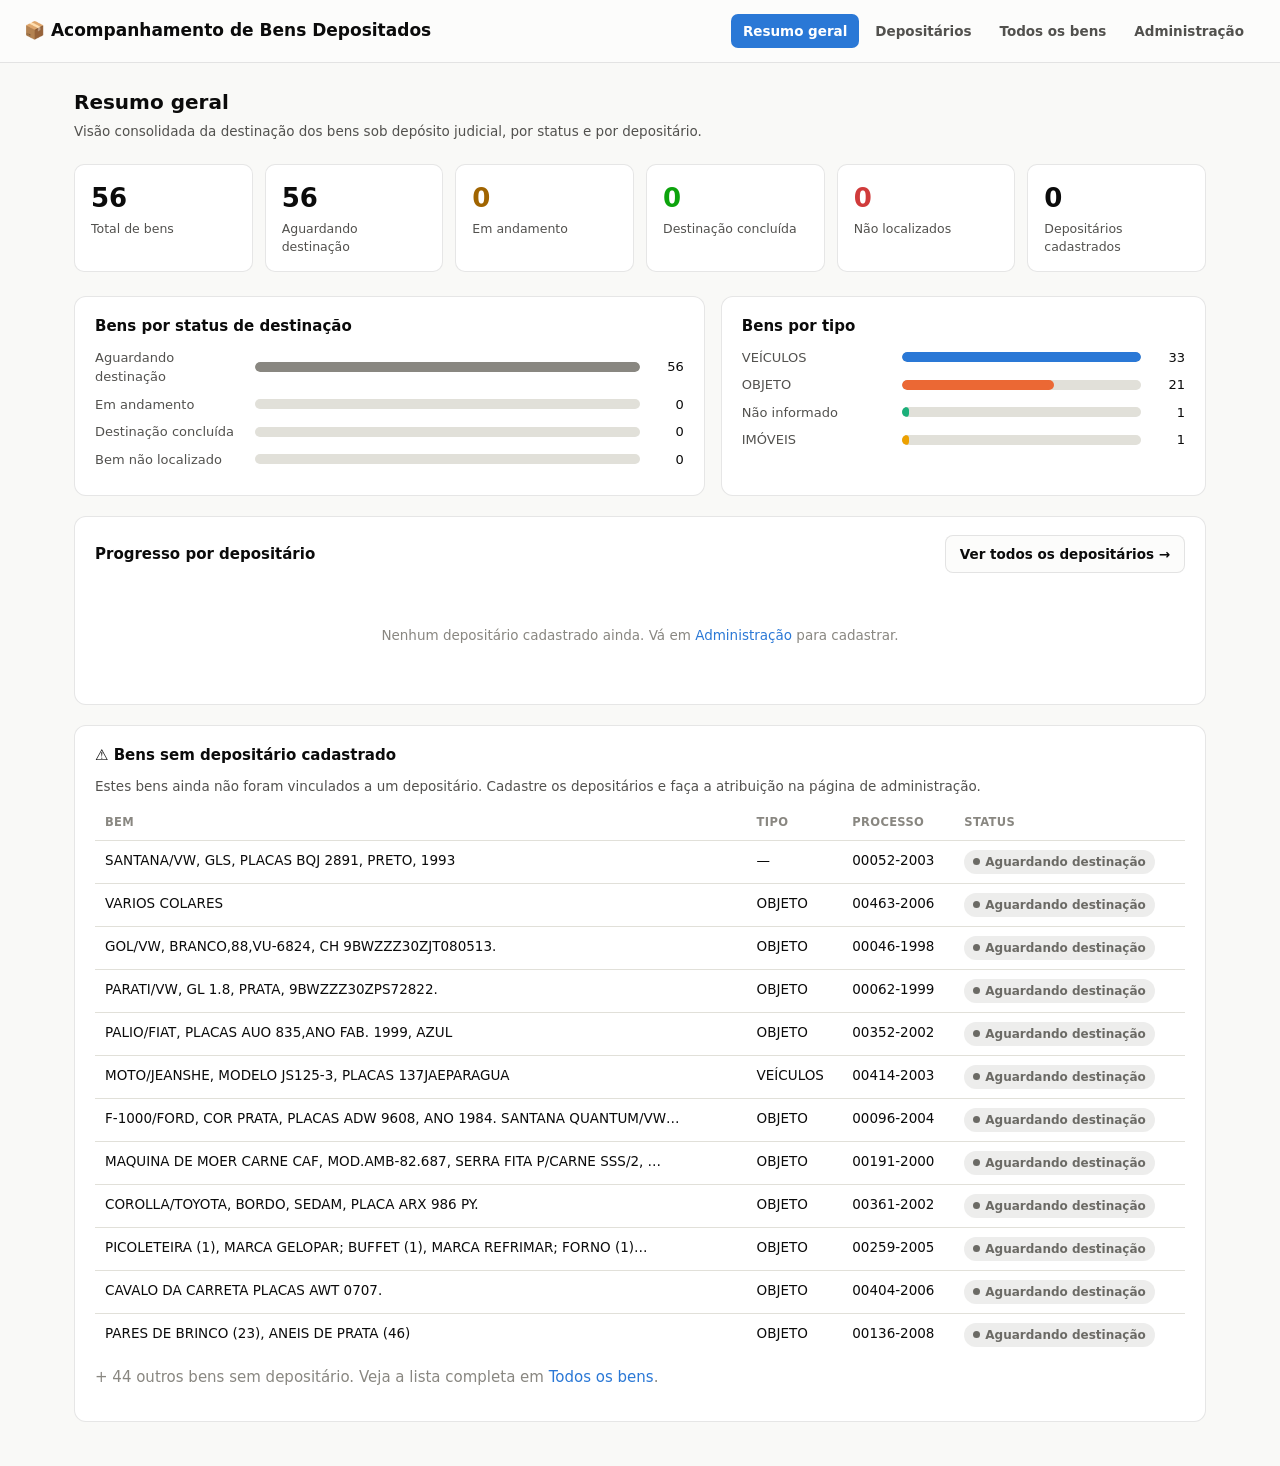
<file: index.html>
<!doctype html>
<html lang="pt-BR">
<head>
<meta charset="utf-8" />
<meta name="viewport" content="width=device-width, initial-scale=1" />
<title>Resumo geral — Bens depositados</title>
<link rel="stylesheet" href="css/style.css" />
</head>
<body>
<div class="topbar">
  <h1>📦 Acompanhamento de Bens Depositados</h1>
  <nav>
    <a href="index.html">Resumo geral</a>
    <a href="depositarios.html">Depositários</a>
    <a href="bens.html">Todos os bens</a>
    <a href="admin.html">Administração</a>
  </nav>
</div>

<main>
  <h2>Resumo geral</h2>
  <p class="subtitle">Visão consolidada da destinação dos bens sob depósito judicial, por status e por depositário.</p>

  <div id="stats" class="stat-row"></div>

  <div class="panel-row">
    <div class="panel">
      <h3>Bens por status de destinação</h3>
      <div id="chartStatus"></div>
    </div>
    <div class="panel">
      <h3>Bens por tipo</h3>
      <div id="chartTipo"></div>
    </div>
  </div>

  <div class="panel">
    <div style="display:flex; align-items:center; justify-content:space-between; gap:10px; flex-wrap:wrap;">
      <h3 style="margin:0;">Progresso por depositário</h3>
      <a class="btn" href="depositarios.html">Ver todos os depositários →</a>
    </div>
    <div id="chartDepositarios" style="margin-top:12px;"></div>
  </div>

  <div class="panel" id="semDepositarioPanel" style="display:none;">
    <h3>⚠️ Bens sem depositário cadastrado</h3>
    <p class="subtitle" style="margin-bottom:10px;">Estes bens ainda não foram vinculados a um depositário. Cadastre os depositários e faça a atribuição na página de administração.</p>
    <div id="semDepositarioList"></div>
  </div>
</main>

<script src="js/data.js"></script>
<script src="js/dashboard.js"></script>
</body>
</html>
</file>
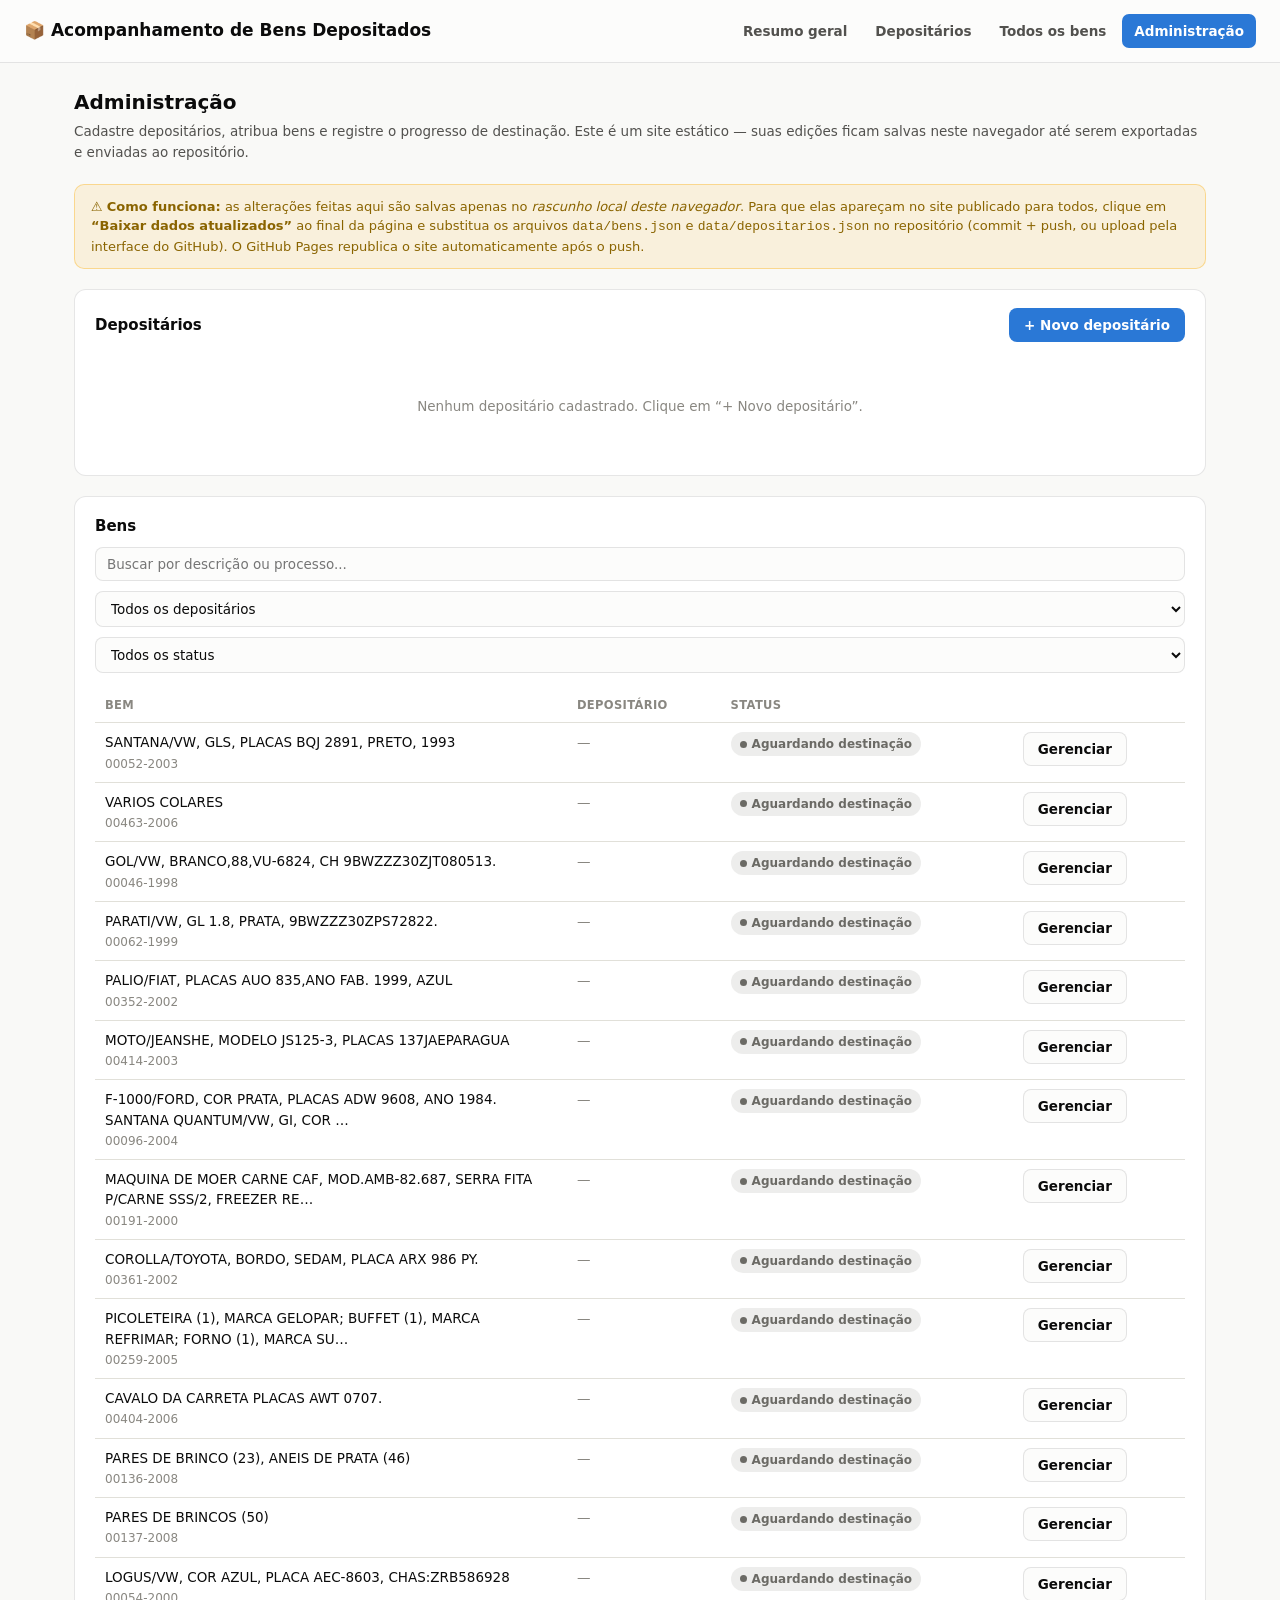
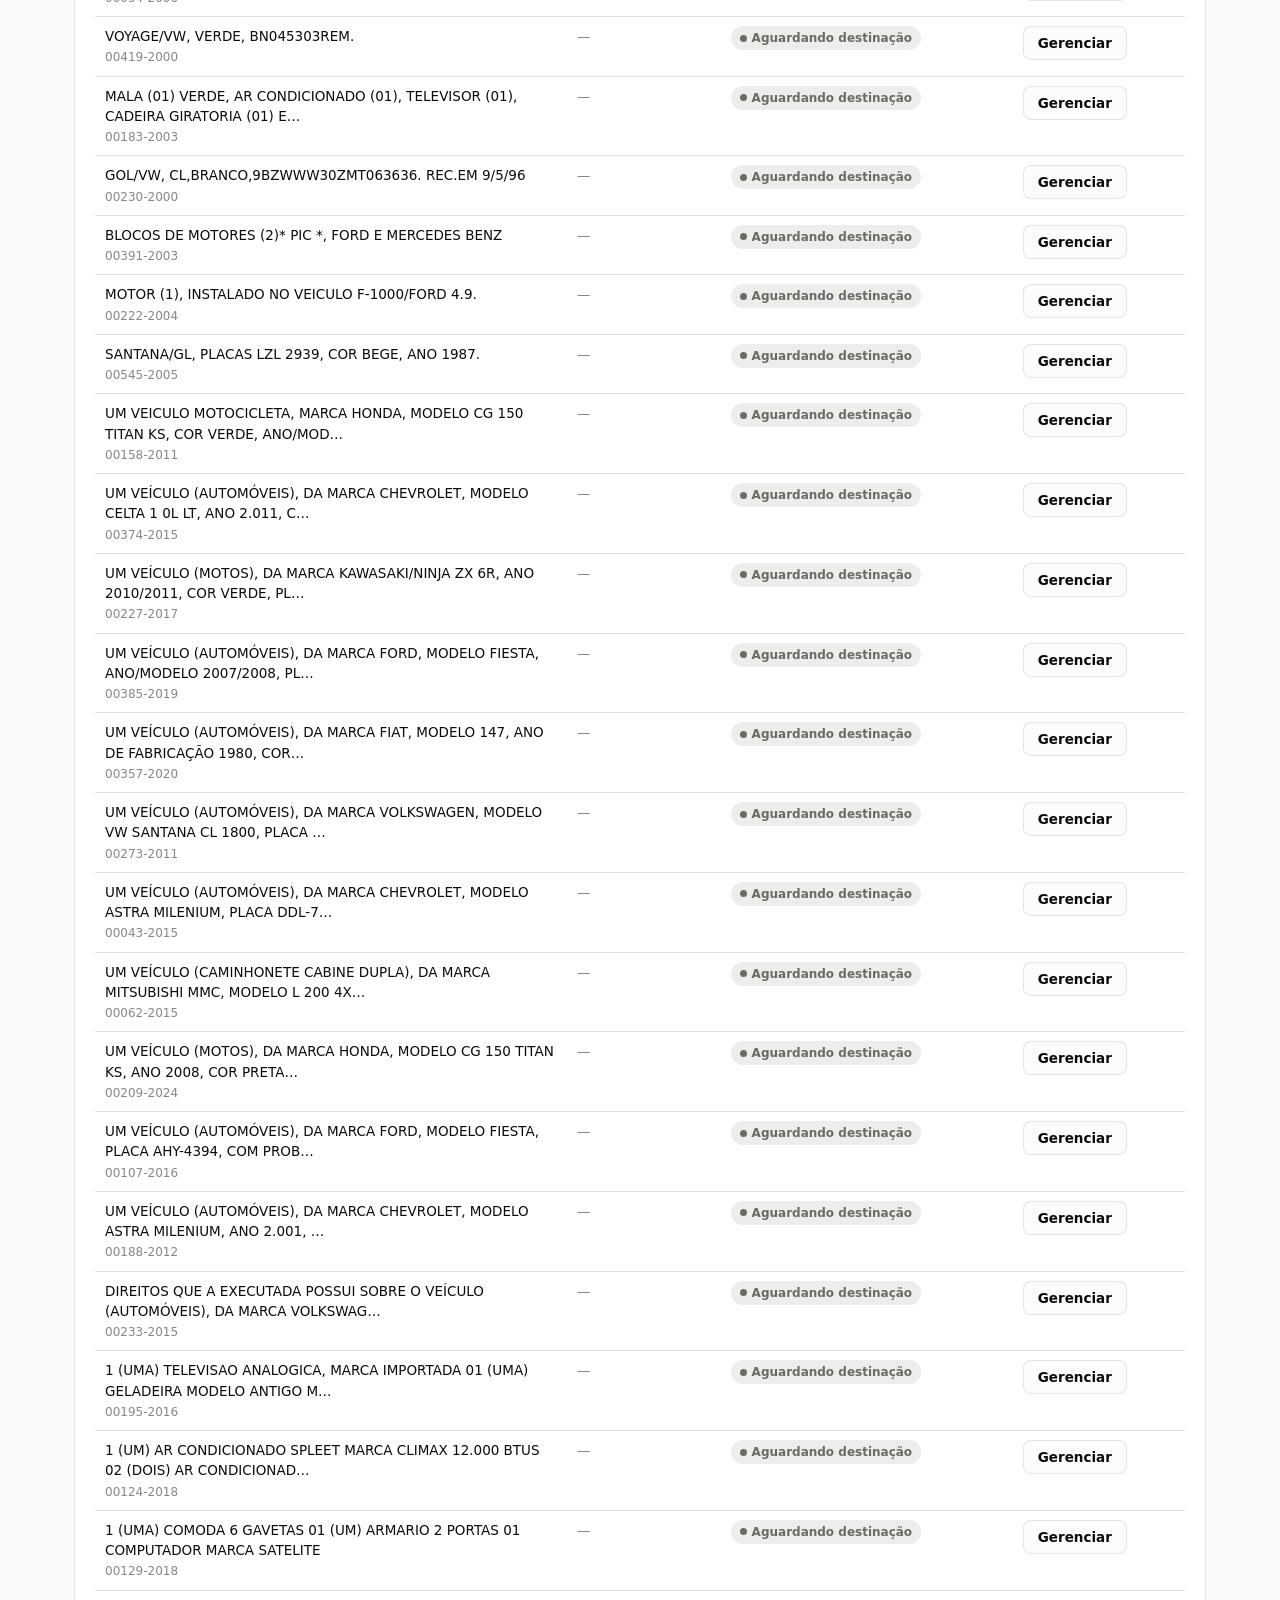
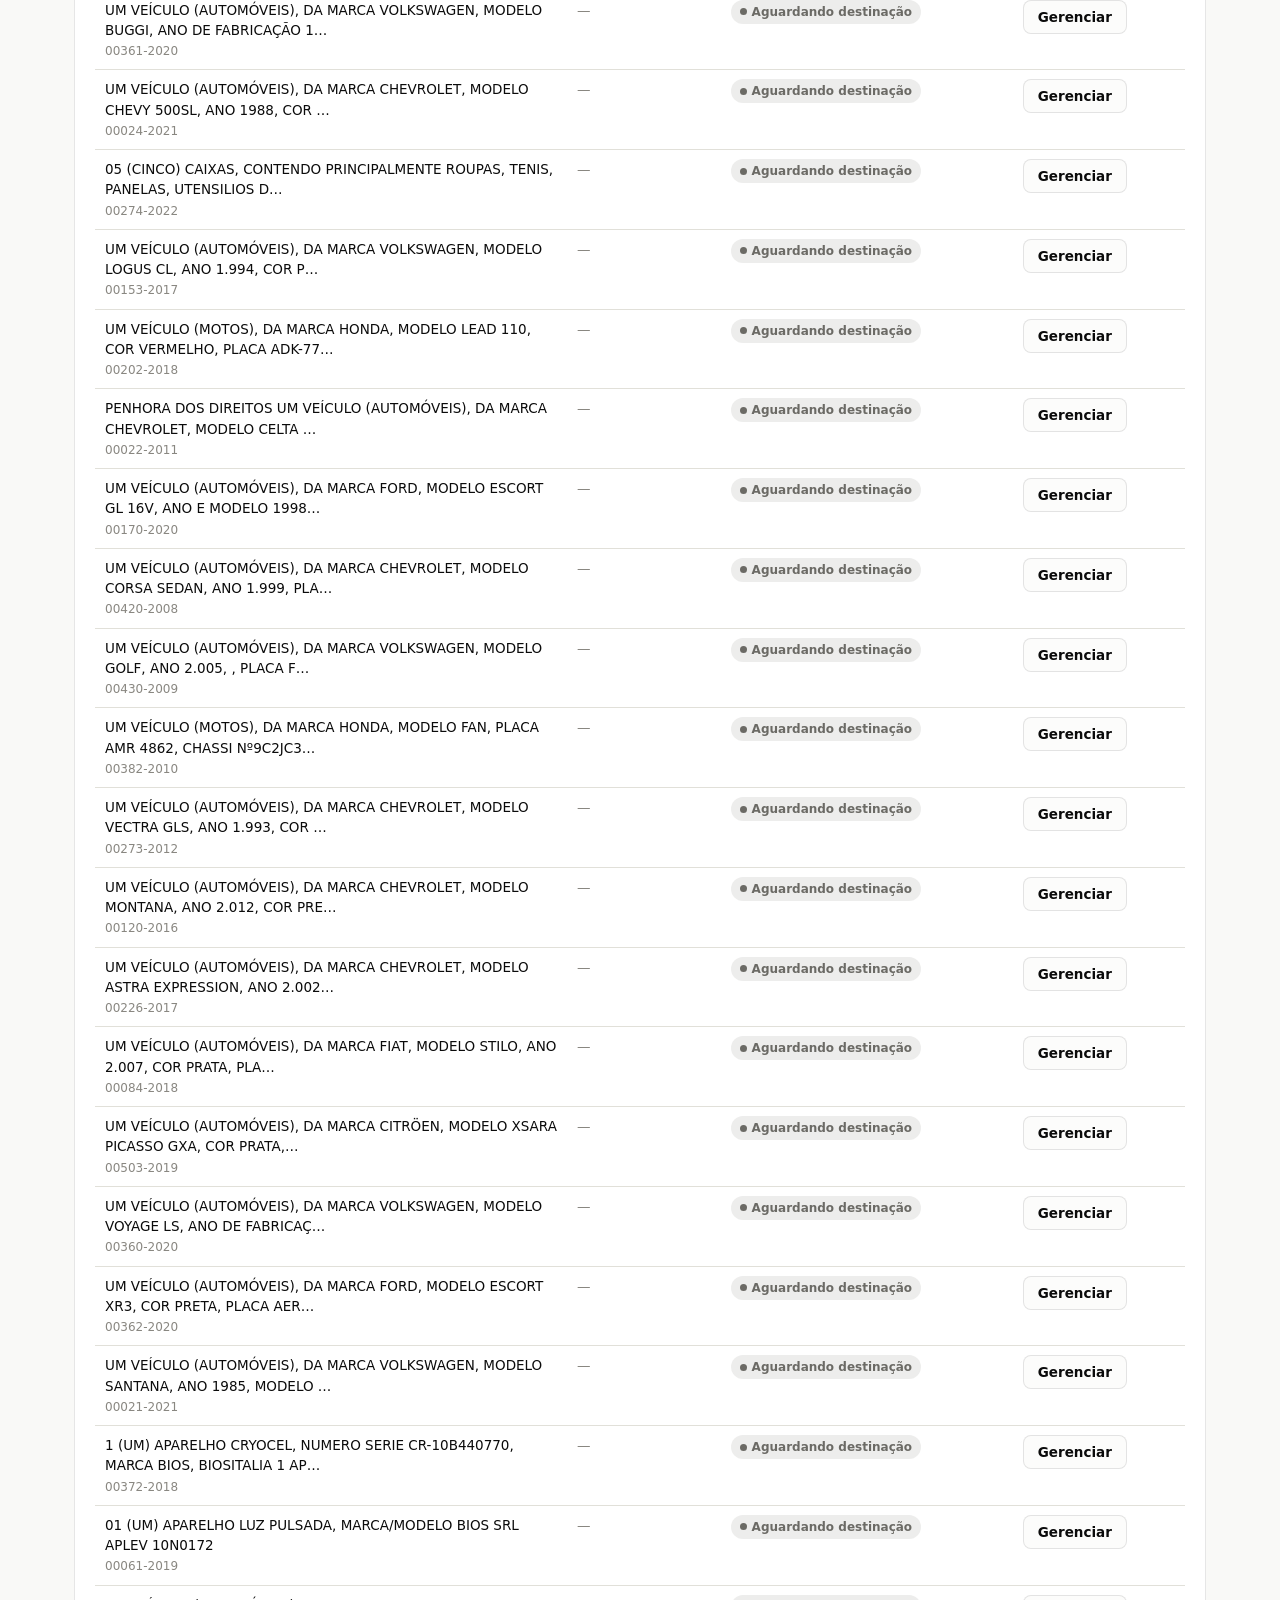
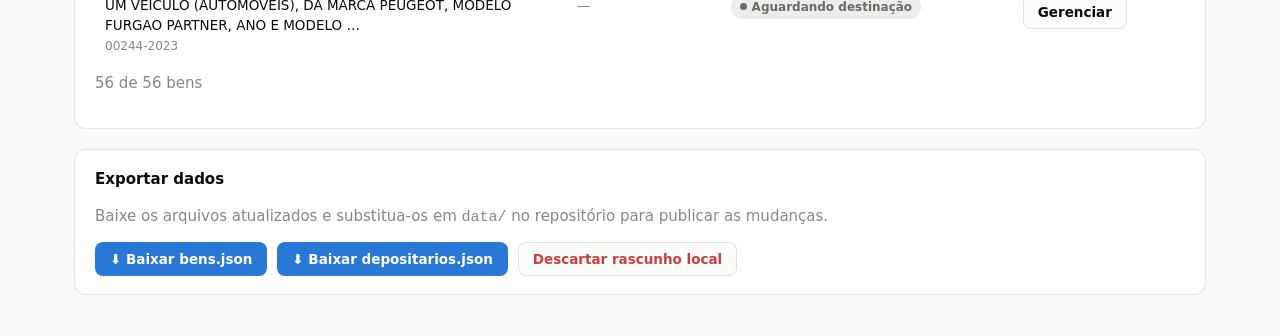
<file: admin.html>
<!doctype html>
<html lang="pt-BR">
<head>
<meta charset="utf-8" />
<meta name="viewport" content="width=device-width, initial-scale=1" />
<title>Administração — Bens depositados</title>
<link rel="stylesheet" href="css/style.css" />
</head>
<body>
<div class="topbar">
  <h1>📦 Acompanhamento de Bens Depositados</h1>
  <nav>
    <a href="index.html">Resumo geral</a>
    <a href="depositarios.html">Depositários</a>
    <a href="bens.html">Todos os bens</a>
    <a href="admin.html">Administração</a>
  </nav>
</div>

<main>
  <h2>Administração</h2>
  <p class="subtitle">Cadastre depositários, atribua bens e registre o progresso de destinação. Este é um site estático — suas edições ficam salvas neste navegador até serem exportadas e enviadas ao repositório.</p>

  <div class="admin-warning">
    ⚠️ <strong>Como funciona:</strong> as alterações feitas aqui são salvas apenas no <em>rascunho local deste navegador</em>.
    Para que elas apareçam no site publicado para todos, clique em <strong>“Baixar dados atualizados”</strong> ao final da página
    e substitua os arquivos <code>data/bens.json</code> e <code>data/depositarios.json</code> no repositório (commit + push, ou upload pela interface do GitHub).
    O GitHub Pages republica o site automaticamente após o push.
  </div>

  <div class="panel">
    <div style="display:flex; justify-content:space-between; align-items:center; flex-wrap:wrap; gap:10px;">
      <h3 style="margin:0;">Depositários</h3>
      <button class="btn btn-primary" id="btnNewDep">+ Novo depositário</button>
    </div>
    <div id="depForm" style="display:none; margin-top:14px; border-top:1px solid var(--gridline); padding-top:14px;"></div>
    <div id="depTableWrap" style="margin-top:14px;"></div>
  </div>

  <div class="panel">
    <h3>Bens</h3>
    <div class="filters">
      <input type="text" id="bensSearch" placeholder="Buscar por descrição ou processo..." />
      <select id="bensDepFilter"><option value="">Todos os depositários</option><option value="__none__">Sem depositário</option></select>
      <select id="bensStatusFilter"><option value="">Todos os status</option></select>
    </div>
    <div id="bensTableWrap"></div>
  </div>

  <div class="panel" id="bemEditPanel" style="display:none;"></div>

  <div class="panel">
    <h3>Exportar dados</h3>
    <p class="cell-muted" style="margin-bottom:12px;">Baixe os arquivos atualizados e substitua-os em <code>data/</code> no repositório para publicar as mudanças.</p>
    <div style="display:flex; gap:10px; flex-wrap:wrap;">
      <button class="btn btn-primary" id="btnExportBens">⬇ Baixar bens.json</button>
      <button class="btn btn-primary" id="btnExportDeps">⬇ Baixar depositarios.json</button>
      <button class="btn btn-danger" id="btnResetDraft">Descartar rascunho local</button>
    </div>
  </div>
</main>

<script src="js/data.js"></script>
<script src="js/admin.js"></script>
</body>
</html>
</file>
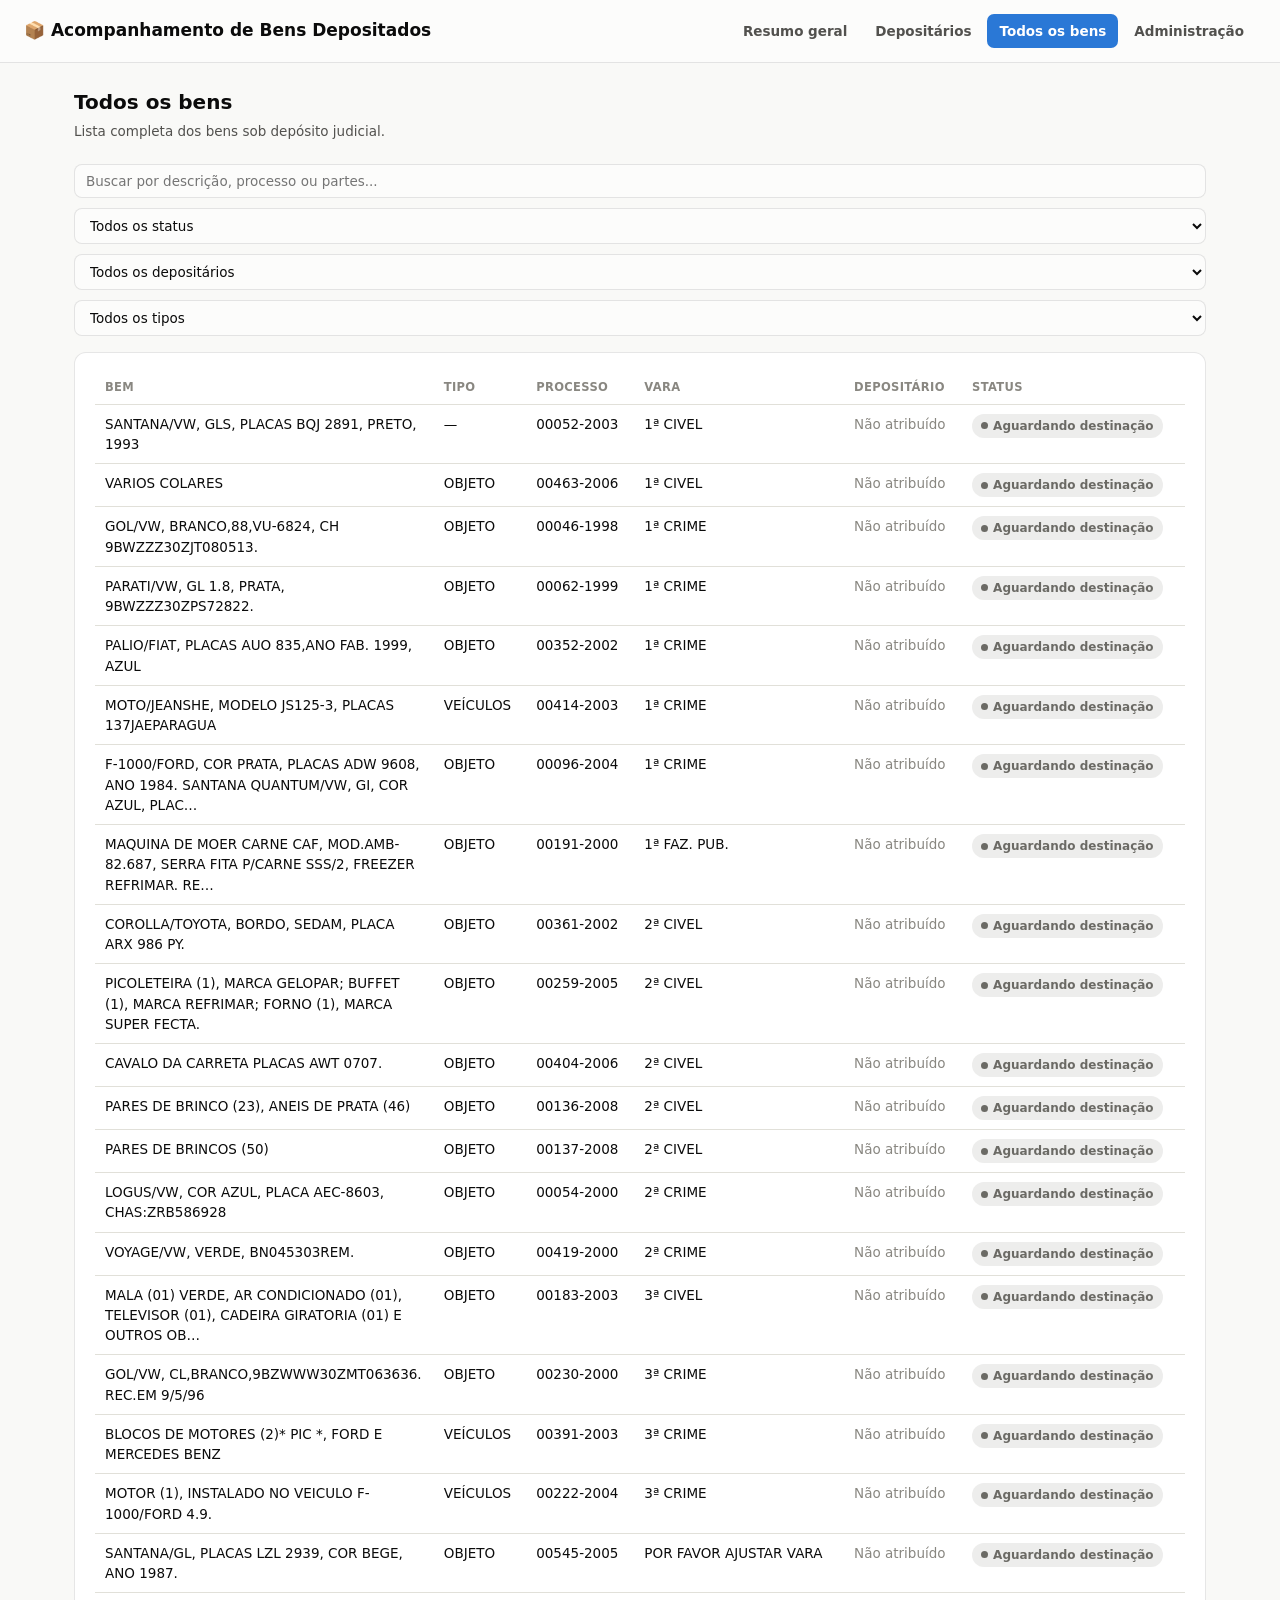
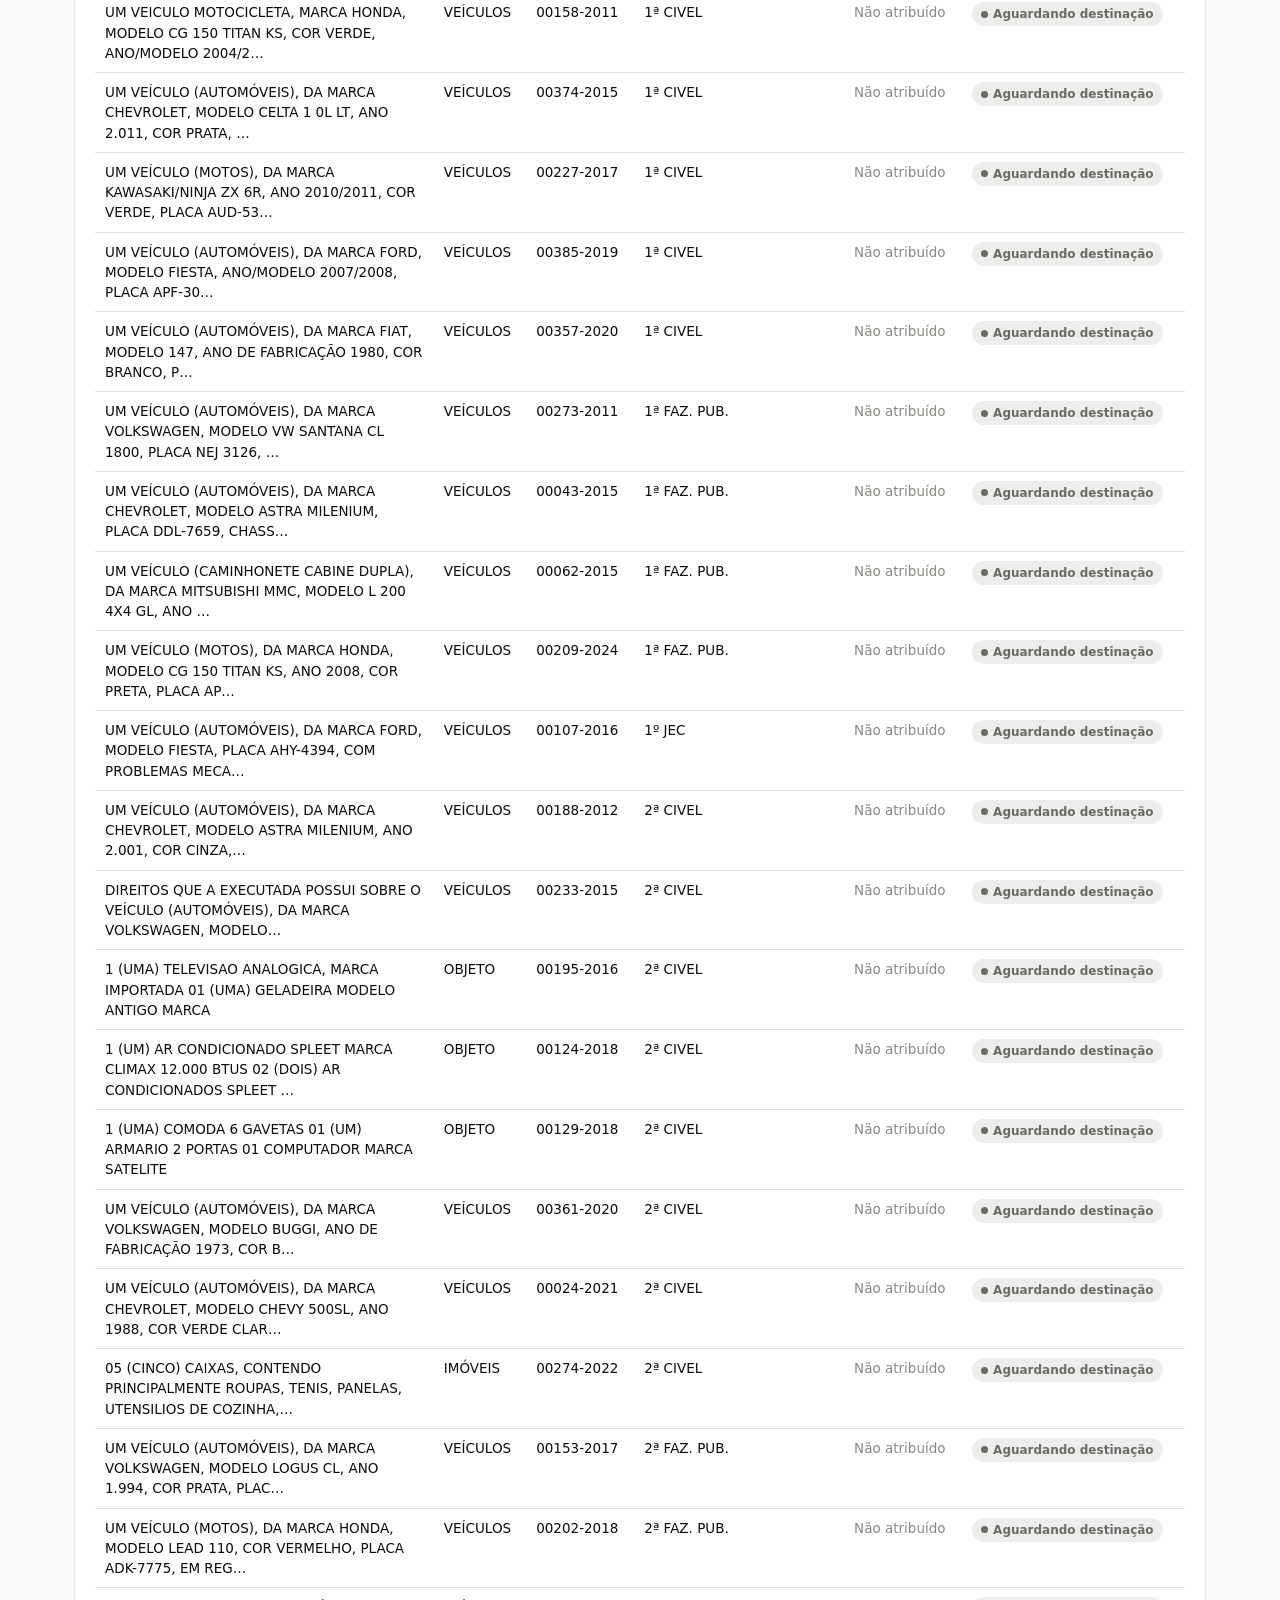
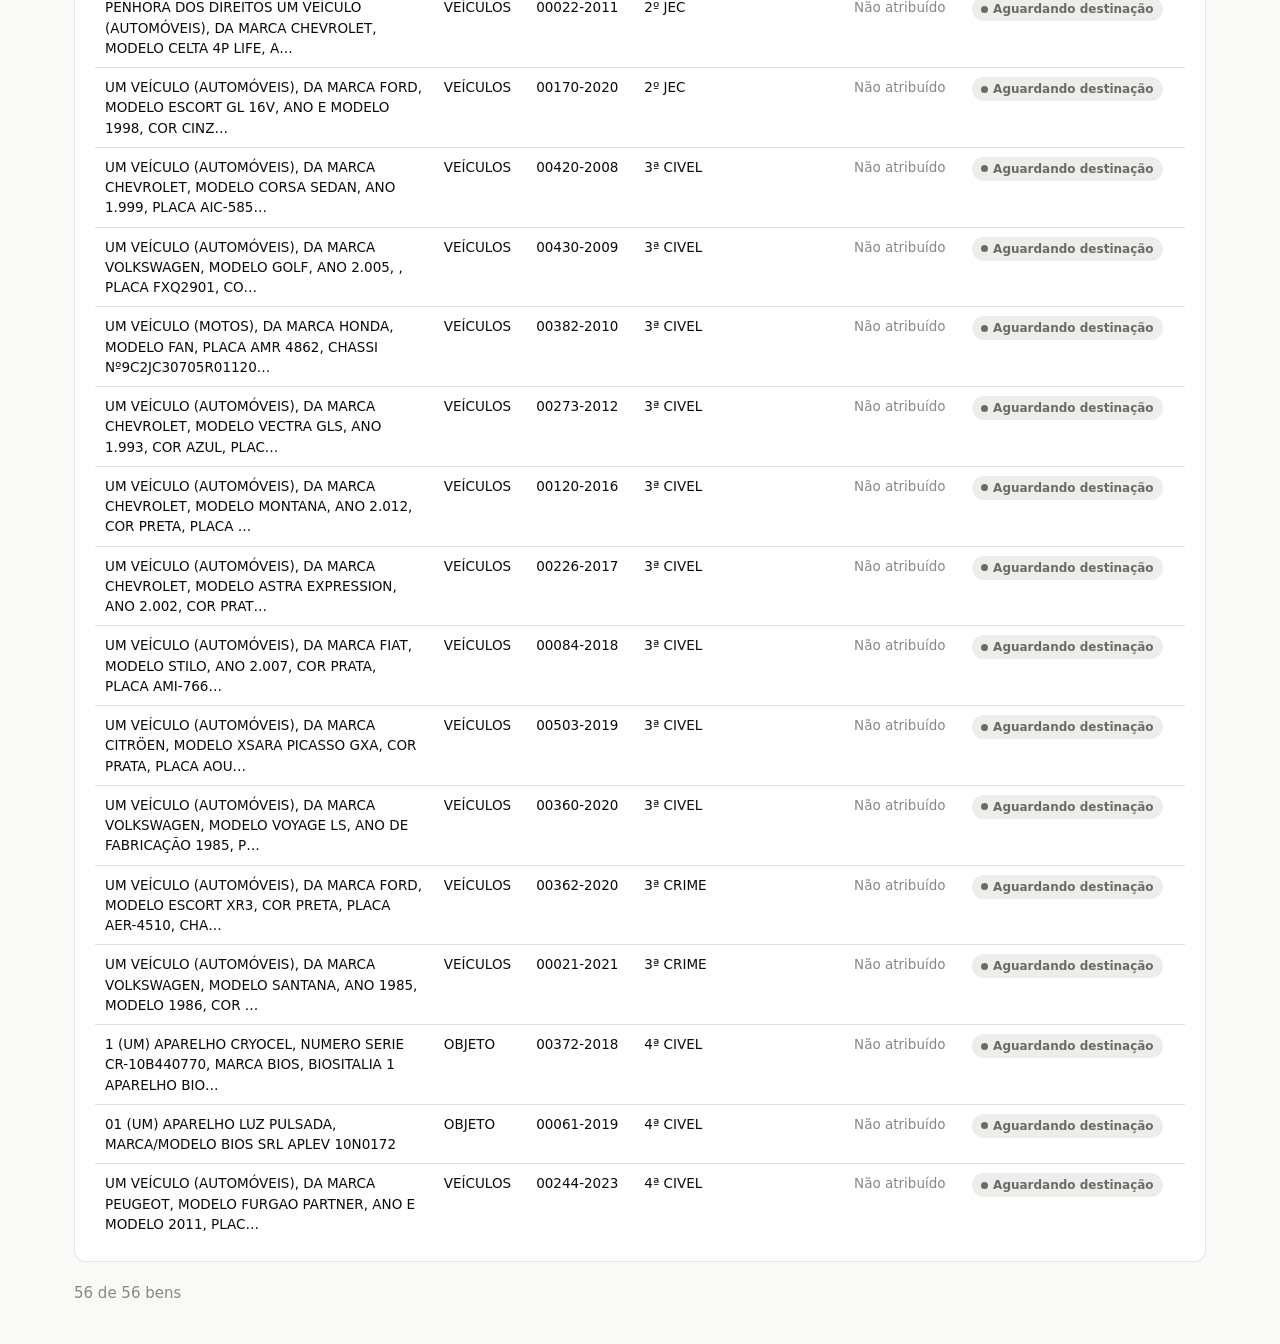
<file: bens.html>
<!doctype html>
<html lang="pt-BR">
<head>
<meta charset="utf-8" />
<meta name="viewport" content="width=device-width, initial-scale=1" />
<title>Todos os bens — Bens depositados</title>
<link rel="stylesheet" href="css/style.css" />
</head>
<body>
<div class="topbar">
  <h1>📦 Acompanhamento de Bens Depositados</h1>
  <nav>
    <a href="index.html">Resumo geral</a>
    <a href="depositarios.html">Depositários</a>
    <a href="bens.html">Todos os bens</a>
    <a href="admin.html">Administração</a>
  </nav>
</div>

<main>
  <h2>Todos os bens</h2>
  <p class="subtitle">Lista completa dos bens sob depósito judicial.</p>

  <div class="filters">
    <input type="text" id="search" placeholder="Buscar por descrição, processo ou partes..." />
    <select id="statusFilter"><option value="">Todos os status</option></select>
    <select id="depFilter"><option value="">Todos os depositários</option></select>
    <select id="tipoFilter"><option value="">Todos os tipos</option></select>
  </div>

  <div class="panel" style="overflow-x:auto;">
    <table>
      <thead>
        <tr>
          <th>Bem</th>
          <th>Tipo</th>
          <th>Processo</th>
          <th>Vara</th>
          <th>Depositário</th>
          <th>Status</th>
        </tr>
      </thead>
      <tbody id="tbody"></tbody>
    </table>
    <div id="emptyState" class="empty-state" style="display:none;">Nenhum bem encontrado.</div>
  </div>
  <p class="cell-muted" id="countLabel"></p>
</main>

<script src="js/data.js"></script>
<script>
(async function () {
  const [bens, depositarios] = await Promise.all([loadBens(), loadDepositarios()]);
  const depById = new Map(depositarios.map((d) => [d.id, d]));

  const search = document.getElementById("search");
  const statusFilter = document.getElementById("statusFilter");
  const depFilter = document.getElementById("depFilter");
  const tipoFilter = document.getElementById("tipoFilter");
  const tbody = document.getElementById("tbody");
  const emptyState = document.getElementById("emptyState");
  const countLabel = document.getElementById("countLabel");

  statusFilter.innerHTML += Object.entries(STATUS_DEF).map(([id, def]) => `<option value="${id}">${def.label}</option>`).join("");
  depFilter.innerHTML += depositarios.map((d) => `<option value="${d.id}">${escapeHtml(d.nome)}</option>`).join("") + `<option value="__none__">Sem depositário</option>`;
  const tipos = [...new Set(bens.map((b) => (b.tipo_bem || "").trim()).filter(Boolean))].sort();
  tipoFilter.innerHTML += tipos.map((t) => `<option value="${escapeHtml(t)}">${escapeHtml(t)}</option>`).join("");

  function render() {
    const q = search.value.toLowerCase().trim();
    const sf = statusFilter.value;
    const df = depFilter.value;
    const tf = tipoFilter.value;
    const filtered = bens.filter((b) => {
      if (sf && currentStatus(b) !== sf) return false;
      if (df === "__none__" && b.depositario_id) return false;
      if (df && df !== "__none__" && b.depositario_id !== df) return false;
      if (tf && (b.tipo_bem || "").trim() !== tf) return false;
      if (!q) return true;
      const hay = [b.descricao, b.numero_registro, b.numero_autos, b.partes].join(" ").toLowerCase();
      return hay.includes(q);
    });

    countLabel.textContent = `${filtered.length} de ${bens.length} bens`;
    if (!filtered.length) {
      tbody.innerHTML = "";
      emptyState.style.display = "";
      return;
    }
    emptyState.style.display = "none";
    tbody.innerHTML = filtered
      .map((b) => {
        const st = statusInfo(currentStatus(b));
        const dep = depById.get(b.depositario_id);
        return `<tr>
          <td style="max-width:320px;">${escapeHtml(truncate(b.descricao, 90))}</td>
          <td>${escapeHtml(b.tipo_bem || "—")}</td>
          <td class="mono">${escapeHtml(b.numero_registro || b.numero_autos || "—")}</td>
          <td>${escapeHtml(b.vara || "—")}</td>
          <td>${dep ? `<a href="depositario.html?id=${encodeURIComponent(dep.id)}">${escapeHtml(dep.nome)}</a>` : '<span class="cell-muted">Não atribuído</span>'}</td>
          <td><span class="badge ${st.cls}">${st.label}</span></td>
        </tr>`;
      })
      .join("");
  }

  function truncate(s, n) { if (!s) return ""; return s.length > n ? s.slice(0, n - 1) + "…" : s; }

  [search, statusFilter, depFilter, tipoFilter].forEach((el) => el.addEventListener("input", render));
  render();
})();
</script>
</body>
</html>
</file>
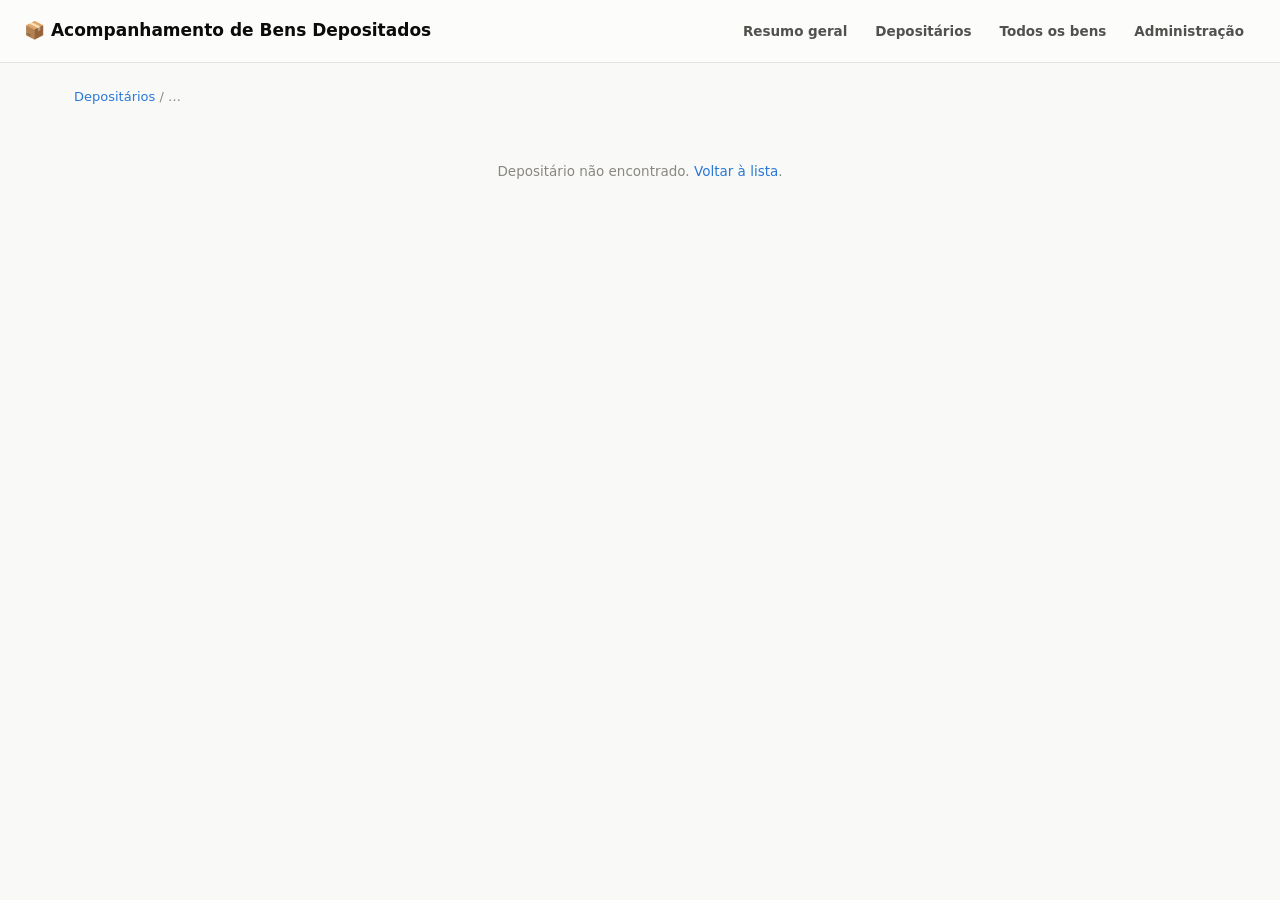
<file: depositario.html>
<!doctype html>
<html lang="pt-BR">
<head>
<meta charset="utf-8" />
<meta name="viewport" content="width=device-width, initial-scale=1" />
<title>Depositário — Bens depositados</title>
<link rel="stylesheet" href="css/style.css" />
</head>
<body>
<div class="topbar">
  <h1>📦 Acompanhamento de Bens Depositados</h1>
  <nav>
    <a href="index.html">Resumo geral</a>
    <a href="depositarios.html">Depositários</a>
    <a href="bens.html">Todos os bens</a>
    <a href="admin.html">Administração</a>
  </nav>
</div>

<main>
  <div class="breadcrumb"><a href="depositarios.html">Depositários</a> / <span id="bcName">…</span></div>
  <div id="content"></div>
</main>

<script src="js/data.js"></script>
<script>
(async function () {
  const params = new URLSearchParams(location.search);
  const id = params.get("id");
  const content = document.getElementById("content");
  const [bens, depositarios] = await Promise.all([loadBens(), loadDepositarios()]);
  const dep = depositarios.find((d) => d.id === id);

  if (!dep) {
    content.innerHTML = `<div class="empty-state">Depositário não encontrado. <a href="depositarios.html">Voltar à lista</a>.</div>`;
    return;
  }
  document.getElementById("bcName").textContent = dep.nome;
  document.title = dep.nome + " — Bens depositados";

  const bensDoDep = bens.filter((b) => b.depositario_id === dep.id);
  const c = { aguardando: 0, andamento: 0, concluido: 0, nao_localizado: 0 };
  for (const b of bensDoDep) c[currentStatus(b)]++;
  const t = bensDoDep.length;

  const infoRows = [
    ["Contato", dep.contato_nome],
    ["Telefone", dep.contato_telefone],
    ["E-mail", dep.contato_email],
    ["CPF/CNPJ", dep.cpf_cnpj],
    ["Endereço", dep.endereco],
  ].filter(([, v]) => v);

  content.innerHTML = `
    <h2>${escapeHtml(dep.nome)}</h2>
    <p class="subtitle">${dep.observacoes ? escapeHtml(dep.observacoes) : "Progresso de destinação dos bens sob responsabilidade deste depositário."}</p>

    ${infoRows.length ? `<div class="panel"><h3>Dados de contato</h3>
      <div class="form-grid">
        ${infoRows.map(([k, v]) => `<div><label>${k}</label><div>${escapeHtml(v)}</div></div>`).join("")}
      </div>
    </div>` : ""}

    <div class="stat-row">
      <div class="stat-tile"><div class="value">${t}</div><div class="label">Total de bens</div></div>
      <div class="stat-tile"><div class="value">${c.aguardando}</div><div class="label">Aguardando destinação</div></div>
      <div class="stat-tile accent-warning"><div class="value">${c.andamento}</div><div class="label">Em andamento</div></div>
      <div class="stat-tile accent-good"><div class="value">${c.concluido}</div><div class="label">Concluídos</div></div>
      <div class="stat-tile accent-critical"><div class="value">${c.nao_localizado}</div><div class="label">Não localizados</div></div>
    </div>

    <div class="panel">
      <h3>Bens sob responsabilidade</h3>
      <div class="filters">
        <input type="text" id="search" placeholder="Buscar por descrição ou processo..." />
        <select id="statusFilter">
          <option value="">Todos os status</option>
          ${Object.entries(STATUS_DEF).map(([id, def]) => `<option value="${id}">${def.label}</option>`).join("")}
        </select>
      </div>
      <div id="bensList"></div>
    </div>
  `;

  const search = document.getElementById("search");
  const statusFilter = document.getElementById("statusFilter");
  const bensList = document.getElementById("bensList");

  function renderList() {
    const q = search.value.toLowerCase().trim();
    const sf = statusFilter.value;
    const filtered = bensDoDep.filter((b) => {
      const st = currentStatus(b);
      if (sf && st !== sf) return false;
      if (!q) return true;
      return (b.descricao || "").toLowerCase().includes(q) || (b.numero_registro || "").toLowerCase().includes(q) || (b.numero_autos || "").toLowerCase().includes(q);
    });
    if (!filtered.length) {
      bensList.innerHTML = `<div class="empty-state">Nenhum bem encontrado.</div>`;
      return;
    }
    bensList.innerHTML = filtered
      .map((b) => {
        const st = statusInfo(currentStatus(b));
        const hist = (b.historico || []).slice().reverse();
        return `
        <details style="border-bottom:1px solid var(--gridline); padding:10px 0;">
          <summary style="cursor:pointer; display:flex; justify-content:space-between; gap:10px; align-items:center; list-style:none;">
            <span style="flex:1;">
              <strong>${escapeHtml(truncate(b.descricao, 90))}</strong><br/>
              <span class="cell-muted" style="font-size:12.5px;">${[b.tipo_bem, "Processo " + (b.numero_registro || b.numero_autos || "—"), "Recebido em " + fmtDate(b.data_recebimento)].filter(Boolean).map(escapeHtml).join(" · ")}</span>
            </span>
            <span class="badge ${st.cls}">${st.label}</span>
          </summary>
          <div style="margin-top:10px; padding-left:4px;">
            ${b.local_atual ? `<p style="margin:4px 0;"><strong>Local atual:</strong> ${escapeHtml(b.local_atual)}</p>` : ""}
            ${b.estado_conservacao ? `<p style="margin:4px 0;"><strong>Estado de conservação:</strong> ${escapeHtml(b.estado_conservacao)}</p>` : ""}
            ${b.vara ? `<p style="margin:4px 0;"><strong>Vara:</strong> ${escapeHtml(b.vara)}</p>` : ""}
            ${b.obs ? `<p style="margin:4px 0;"><strong>Observações:</strong> ${escapeHtml(b.obs)}</p>` : ""}
            <h4 style="margin:14px 0 6px; font-size:13px;">Histórico de acompanhamento</h4>
            ${hist.length ? `<ul class="hist-list">${hist.map((h) => `<li class="hist-item"><div class="hist-date">${fmtDate(h.data)} — ${statusInfo(h.status).label}${h.tipo_destinacao ? " · " + escapeHtml(h.tipo_destinacao) : ""}</div>${h.observacao ? `<div class="hist-obs">${escapeHtml(h.observacao)}</div>` : ""}</li>`).join("")}</ul>` : `<p class="cell-muted">Sem registros de acompanhamento ainda.</p>`}
          </div>
        </details>`;
      })
      .join("");
  }

  function truncate(s, n) { if (!s) return ""; return s.length > n ? s.slice(0, n - 1) + "…" : s; }

  search.addEventListener("input", renderList);
  statusFilter.addEventListener("change", renderList);
  renderList();
})();
</script>
</body>
</html>
</file>
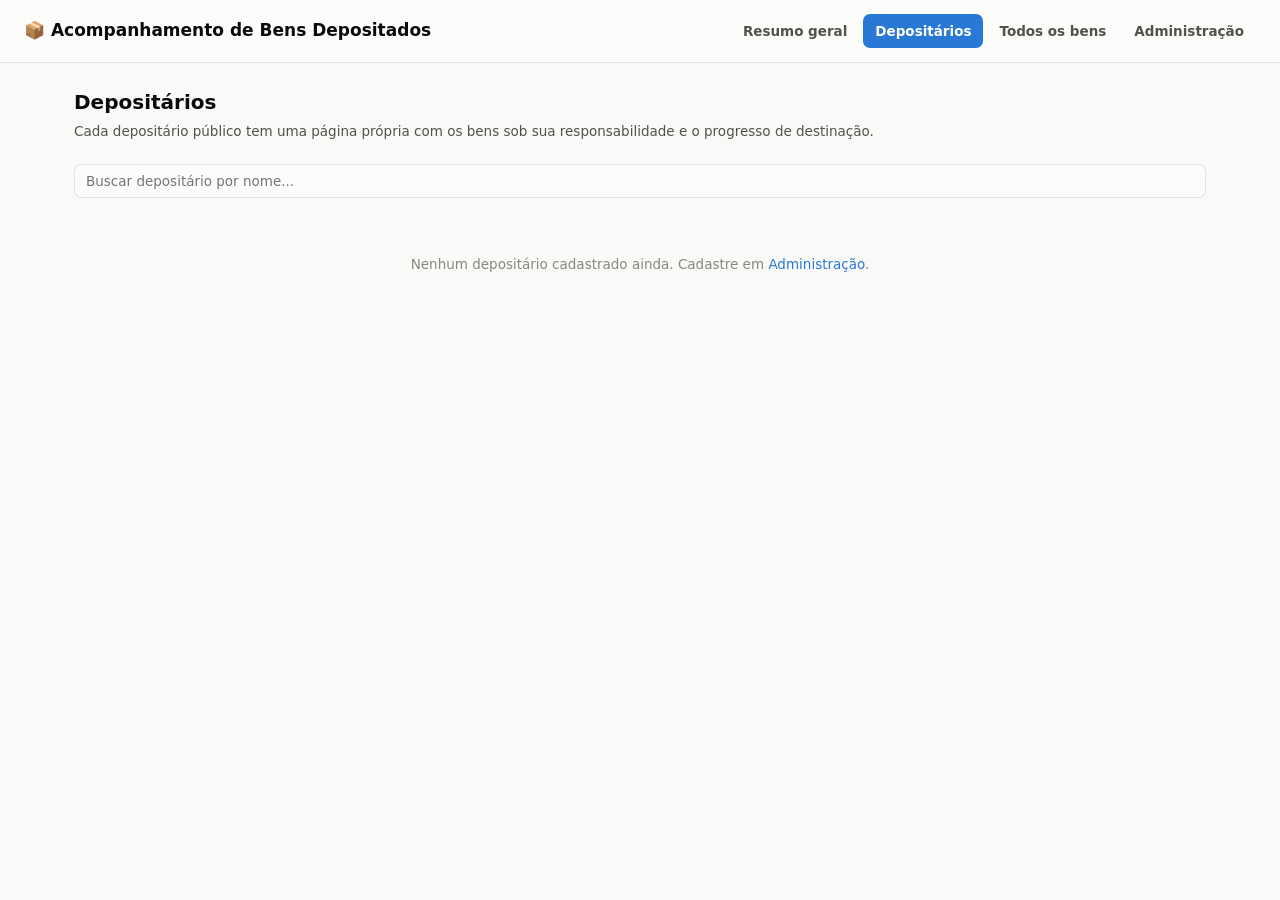
<file: depositarios.html>
<!doctype html>
<html lang="pt-BR">
<head>
<meta charset="utf-8" />
<meta name="viewport" content="width=device-width, initial-scale=1" />
<title>Depositários — Bens depositados</title>
<link rel="stylesheet" href="css/style.css" />
</head>
<body>
<div class="topbar">
  <h1>📦 Acompanhamento de Bens Depositados</h1>
  <nav>
    <a href="index.html">Resumo geral</a>
    <a href="depositarios.html">Depositários</a>
    <a href="bens.html">Todos os bens</a>
    <a href="admin.html">Administração</a>
  </nav>
</div>

<main>
  <h2>Depositários</h2>
  <p class="subtitle">Cada depositário público tem uma página própria com os bens sob sua responsabilidade e o progresso de destinação.</p>

  <div class="filters">
    <input type="text" id="search" placeholder="Buscar depositário por nome..." />
  </div>

  <div id="grid" class="dep-grid"></div>
</main>

<script src="js/data.js"></script>
<script>
(async function () {
  const [bens, depositarios] = await Promise.all([loadBens(), loadDepositarios()]);
  const grid = document.getElementById("grid");
  const search = document.getElementById("search");

  function render(filter) {
    const f = (filter || "").toLowerCase().trim();
    const list = depositarios.filter((d) => !f || d.nome.toLowerCase().includes(f));
    if (!list.length) {
      grid.innerHTML = `<div class="empty-state" style="grid-column:1/-1;">
        ${depositarios.length ? "Nenhum depositário encontrado." : 'Nenhum depositário cadastrado ainda. Cadastre em <a href="admin.html">Administração</a>.'}
      </div>`;
      return;
    }
    grid.innerHTML = list
      .map((d) => {
        const bensDoDep = bens.filter((b) => b.depositario_id === d.id);
        const c = { aguardando: 0, andamento: 0, concluido: 0, nao_localizado: 0 };
        for (const b of bensDoDep) c[currentStatus(b)]++;
        const t = bensDoDep.length;
        const segs = Object.entries(STATUS_DEF)
          .map(([id, def]) => {
            const v = c[id];
            if (!v) return "";
            const pct = t ? (v / t) * 100 : 0;
            return `<span title="${def.label}: ${v}" style="width:${pct}%; background:${def.color}"></span>`;
          })
          .join("");
        const pctConcluido = t ? Math.round((c.concluido / t) * 100) : 0;
        return `
        <a class="dep-card" href="depositario.html?id=${encodeURIComponent(d.id)}" style="text-decoration:none; color:inherit;">
          <div class="name">${escapeHtml(d.nome)}</div>
          <div class="meta">${escapeHtml(d.contato_nome || "Sem contato cadastrado")}</div>
          <div class="dep-progress-track">${segs || '<span style="width:100%; background:var(--gridline)"></span>'}</div>
          <div class="meta">${t} ${t === 1 ? "bem" : "bens"} · ${pctConcluido}% concluído</div>
        </a>`;
      })
      .join("");
  }

  render("");
  search.addEventListener("input", () => render(search.value));
})();
</script>
</body>
</html>
</file>
<file: css/style.css>
/* ===== Painel de Acompanhamento de Bens Depositados ===== */

:root {
  color-scheme: light;
  --surface-1:      #fcfcfb;
  --page-plane:     #f9f9f7;
  --surface-card:   #ffffff;
  --text-primary:   #0b0b0b;
  --text-secondary: #52514e;
  --text-muted:     #898781;
  --gridline:       #e1e0d9;
  --baseline:       #c3c2b7;
  --border:         rgba(11,11,11,0.10);

  --series-1: #2a78d6; /* blue */
  --series-2: #eb6834; /* orange */
  --series-3: #1baf7a; /* aqua */
  --series-4: #eda100; /* yellow */
  --series-5: #e87ba4; /* magenta */
  --series-6: #008300; /* green */
  --series-7: #4a3aa7; /* violet */
  --series-8: #e34948; /* red */

  --status-good:     #0ca30c;
  --status-warning:  #fab219;
  --status-serious:  #ec835a;
  --status-critical: #d03b3b;
  --status-neutral:  #898781;
}

@media (prefers-color-scheme: dark) {
  :root:where(:not([data-theme="light"])) {
    color-scheme: dark;
    --surface-1:      #1a1a19;
    --page-plane:     #0d0d0d;
    --surface-card:   #232322;
    --text-primary:   #ffffff;
    --text-secondary: #c3c2b7;
    --text-muted:     #898781;
    --gridline:       #2c2c2a;
    --baseline:       #383835;
    --border:         rgba(255,255,255,0.10);

    --series-1: #3987e5;
    --series-2: #d95926;
    --series-3: #199e70;
    --series-4: #c98500;
    --series-5: #d55181;
    --series-6: #008300;
    --series-7: #9085e9;
    --series-8: #e66767;
  }
}
:root[data-theme="dark"] {
  color-scheme: dark;
  --surface-1:      #1a1a19;
  --page-plane:     #0d0d0d;
  --surface-card:   #232322;
  --text-primary:   #ffffff;
  --text-secondary: #c3c2b7;
  --text-muted:     #898781;
  --gridline:       #2c2c2a;
  --baseline:       #383835;
  --border:         rgba(255,255,255,0.10);

  --series-1: #3987e5;
  --series-2: #d95926;
  --series-3: #199e70;
  --series-4: #c98500;
  --series-5: #d55181;
  --series-6: #008300;
  --series-7: #9085e9;
  --series-8: #e66767;
}

* { box-sizing: border-box; }

html, body {
  margin: 0;
  padding: 0;
  background: var(--page-plane);
  color: var(--text-primary);
  font-family: system-ui, -apple-system, "Segoe UI", sans-serif;
  font-size: 15px;
  line-height: 1.5;
}

a { color: var(--series-1); text-decoration: none; }
a:hover { text-decoration: underline; }

.topbar {
  display: flex;
  align-items: center;
  justify-content: space-between;
  gap: 12px;
  padding: 14px 24px;
  background: var(--surface-1);
  border-bottom: 1px solid var(--border);
  position: sticky;
  top: 0;
  z-index: 10;
  flex-wrap: wrap;
}

.topbar h1 {
  font-size: 17px;
  margin: 0;
  font-weight: 700;
}

.topbar nav {
  display: flex;
  gap: 4px;
  flex-wrap: wrap;
}

.topbar nav a, .topbar nav .navlabel {
  padding: 7px 12px;
  border-radius: 7px;
  font-size: 13.5px;
  font-weight: 600;
  color: var(--text-secondary);
}
.topbar nav a:hover { background: var(--gridline); text-decoration: none; }
.topbar nav a.active { background: var(--series-1); color: #fff; }

main {
  max-width: 1180px;
  margin: 0 auto;
  padding: 24px;
}

.breadcrumb {
  font-size: 13px;
  color: var(--text-muted);
  margin-bottom: 14px;
}

h2 { font-size: 20px; margin: 0 0 4px; }
h3 { font-size: 15px; margin: 0 0 10px; }
.subtitle { color: var(--text-secondary); font-size: 13.5px; margin: 0 0 22px; }

/* stat tiles */
.stat-row {
  display: grid;
  grid-template-columns: repeat(auto-fit, minmax(150px, 1fr));
  gap: 12px;
  margin-bottom: 24px;
}
.stat-tile {
  background: var(--surface-card);
  border: 1px solid var(--border);
  border-radius: 10px;
  padding: 14px 16px;
}
.stat-tile .value {
  font-size: 26px;
  font-weight: 700;
  font-variant-numeric: proportional-nums;
}
.stat-tile .label {
  font-size: 12.5px;
  color: var(--text-secondary);
  margin-top: 2px;
}
.stat-tile.accent-good .value { color: var(--status-good); }
.stat-tile.accent-warning .value { color: #a06400; }
.stat-tile.accent-critical .value { color: var(--status-critical); }

/* cards / panels */
.panel {
  background: var(--surface-card);
  border: 1px solid var(--border);
  border-radius: 12px;
  padding: 18px 20px;
  margin-bottom: 20px;
}
.panel-row {
  display: grid;
  grid-template-columns: 1.3fr 1fr;
  gap: 16px;
}
@media (max-width: 860px) {
  .panel-row { grid-template-columns: 1fr; }
}

/* status badges */
.badge {
  display: inline-flex;
  align-items: center;
  gap: 5px;
  padding: 3px 9px;
  border-radius: 999px;
  font-size: 12px;
  font-weight: 700;
  white-space: nowrap;
}
.badge::before {
  content: "";
  width: 7px;
  height: 7px;
  border-radius: 50%;
  background: currentColor;
}
.badge-aguardando { background: rgba(137,135,129,0.15); color: #6b6a65; }
.badge-andamento  { background: rgba(250,178,25,0.18); color: #8a6400; }
.badge-concluido  { background: rgba(12,163,12,0.15); color: #0ca30c; }
.badge-nao_localizado { background: rgba(208,59,59,0.15); color: #d03b3b; }

:root[data-theme="dark"] .badge-aguardando { color: #c3c2b7; }
@media (prefers-color-scheme: dark) { :root:not([data-theme="light"]) .badge-aguardando { color: #c3c2b7; } }

/* table */
table { width: 100%; border-collapse: collapse; font-size: 13.5px; }
thead th {
  text-align: left;
  font-size: 11.5px;
  text-transform: uppercase;
  letter-spacing: 0.03em;
  color: var(--text-muted);
  font-weight: 700;
  padding: 8px 10px;
  border-bottom: 1px solid var(--gridline);
  white-space: nowrap;
}
tbody td {
  padding: 9px 10px;
  border-bottom: 1px solid var(--gridline);
  vertical-align: top;
}
tbody tr:hover { background: rgba(42,120,214,0.05); }
tbody tr:last-child td { border-bottom: none; }
.mono { font-variant-numeric: tabular-nums; }
.cell-muted { color: var(--text-muted); }

/* filters */
.filters {
  display: flex;
  gap: 10px;
  flex-wrap: wrap;
  margin-bottom: 16px;
  align-items: center;
}
.filters input[type="text"], .filters select {
  padding: 8px 11px;
  border-radius: 8px;
  border: 1px solid var(--border);
  background: var(--surface-1);
  color: var(--text-primary);
  font-size: 13.5px;
  font-family: inherit;
}
.filters input[type="text"] { min-width: 220px; flex: 1; }

/* depositario cards grid */
.dep-grid {
  display: grid;
  grid-template-columns: repeat(auto-fill, minmax(260px, 1fr));
  gap: 14px;
}
.dep-card {
  background: var(--surface-card);
  border: 1px solid var(--border);
  border-radius: 12px;
  padding: 16px;
  display: flex;
  flex-direction: column;
  gap: 8px;
}
.dep-card .name { font-weight: 700; font-size: 15px; }
.dep-card .meta { font-size: 12.5px; color: var(--text-secondary); }
.dep-progress-track {
  height: 8px;
  border-radius: 999px;
  background: var(--gridline);
  overflow: hidden;
  display: flex;
}
.dep-progress-track > span { height: 100%; }

/* buttons */
.btn {
  display: inline-flex;
  align-items: center;
  gap: 6px;
  padding: 8px 14px;
  border-radius: 8px;
  border: 1px solid var(--border);
  background: var(--surface-1);
  color: var(--text-primary);
  font-size: 13.5px;
  font-weight: 600;
  font-family: inherit;
  cursor: pointer;
}
.btn:hover { background: var(--gridline); }
.btn-primary { background: var(--series-1); color: #fff; border-color: transparent; }
.btn-primary:hover { filter: brightness(0.92); background: var(--series-1); }
.btn-danger { color: var(--status-critical); }

/* forms */
.form-grid {
  display: grid;
  grid-template-columns: repeat(auto-fit, minmax(200px, 1fr));
  gap: 12px;
  margin-bottom: 14px;
}
label { font-size: 12.5px; font-weight: 700; color: var(--text-secondary); display: block; margin-bottom: 4px; }
input, select, textarea {
  width: 100%;
  padding: 8px 10px;
  border-radius: 7px;
  border: 1px solid var(--border);
  background: var(--surface-1);
  color: var(--text-primary);
  font-family: inherit;
  font-size: 13.5px;
}
textarea { resize: vertical; min-height: 56px; }

.empty-state {
  text-align: center;
  padding: 40px 20px;
  color: var(--text-muted);
  font-size: 13.5px;
}

.toast {
  position: fixed;
  bottom: 20px;
  right: 20px;
  background: var(--text-primary);
  color: var(--page-plane);
  padding: 10px 16px;
  border-radius: 8px;
  font-size: 13px;
  font-weight: 600;
  box-shadow: 0 4px 16px rgba(0,0,0,0.2);
  z-index: 100;
  opacity: 0;
  transform: translateY(8px);
  transition: opacity .2s, transform .2s;
  pointer-events: none;
}
.toast.show { opacity: 1; transform: translateY(0); }

.hist-list { list-style: none; margin: 0; padding: 0; display: flex; flex-direction: column; gap: 10px; }
.hist-item {
  border-left: 2px solid var(--gridline);
  padding-left: 12px;
  position: relative;
}
.hist-item::before {
  content: "";
  position: absolute;
  left: -5px;
  top: 4px;
  width: 8px;
  height: 8px;
  border-radius: 50%;
  background: var(--series-1);
}
.hist-item .hist-date { font-size: 12px; color: var(--text-muted); font-weight: 700; }
.hist-item .hist-obs { font-size: 13.5px; margin-top: 2px; }

.legend-inline { display: flex; gap: 14px; flex-wrap: wrap; margin-top: 10px; font-size: 12.5px; color: var(--text-secondary); }
.legend-inline .item { display: flex; align-items: center; gap: 6px; }
.legend-inline .dot { width: 9px; height: 9px; border-radius: 50%; display: inline-block; }

.admin-warning {
  background: rgba(250,178,25,0.12);
  border: 1px solid rgba(250,178,25,0.4);
  color: #8a6400;
  padding: 12px 16px;
  border-radius: 10px;
  font-size: 13px;
  margin-bottom: 20px;
}
:root[data-theme="dark"] .admin-warning { color: #f0c060; }
@media (prefers-color-scheme: dark) { :root:not([data-theme="light"]) .admin-warning { color: #f0c060; } }
</file>
